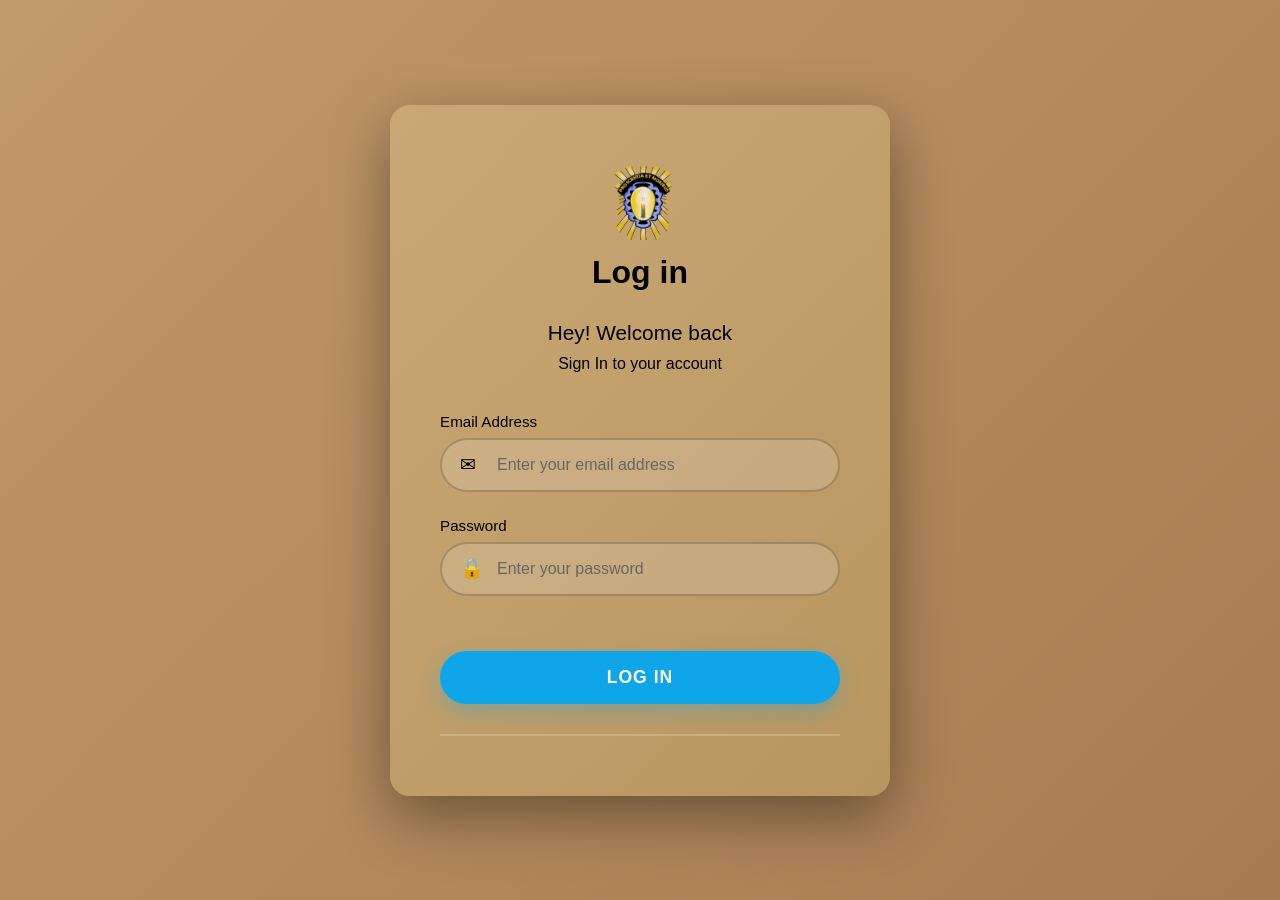
<file: Aui Attendance project/index.html>
<!DOCTYPE html>
<html lang="en">
<head>
    <meta charset="UTF-8">
    <meta name="viewport" content="width=device-width, initial-scale=1.0">
    <title>AUI Sign - Login</title>
    <style>
        /* ============================================
           CSS STYLES - Can be moved to styles.css
           ============================================ */
        
        * {
            margin: 0;
            padding: 0;
            box-sizing: border-box;
        }

        body {
            font-family: -apple-system, BlinkMacSystemFont, 'Segoe UI', Roboto, Oxygen, Ubuntu, Cantarell, sans-serif;
            background: linear-gradient(135deg, #c19a6b 0%, #a67c52 100%);
            min-height: 100vh;
            display: flex;
            justify-content: center;
            align-items: center;
            padding: 20px;
        }

        .login-container {
            background: linear-gradient(135deg, #c9a876 0%, #b8965f 100%);
            width: 100%;
            max-width: 450px;
            border-radius: 20px;
            box-shadow: 0 20px 60px rgba(0, 0, 0, 0.4);
            padding: 50px 40px;
            text-align: center;
        }

        .logo-container {
            text-align: center;
            margin-bottom: 10px;
        }

        .logo-image {
            height: 60px;
            width: auto;
        }

        .login-title {
            color: #000000;
            font-size: 2em;
            font-weight: 600;
            margin-bottom: 30px;
        }

        .welcome-text {
            color: #000000;
            font-size: 1.3em;
            font-weight: 500;
            margin-bottom: 10px;
        }

        .subtitle {
            color: #000000;
            font-size: 1em;
            margin-bottom: 40px;
        }

        .form-group {
            margin-bottom: 25px;
            text-align: left;
        }

        .form-label {
            color: #000000;
            font-size: 0.95em;
            display: block;
            margin-bottom: 8px;
            font-weight: 500;
        }

        .input-wrapper {
            position: relative;
            display: flex;
            align-items: center;
        }

        .input-icon {
            position: absolute;
            left: 20px;
            color: #000000;
            font-size: 1.2em;
            pointer-events: none;
        }

        .form-input {
            width: 100%;
            padding: 16px 20px 16px 55px;
            border: 2px solid rgba(0, 0, 0, 0.2);
            border-radius: 30px;
            background: rgba(255, 255, 255, 0.15);
            color: #000000;
            font-size: 1em;
            outline: none;
            transition: all 0.3s ease;
        }

        .form-input::placeholder {
            color: #666666;
        }

        .form-input:focus {
            background: rgba(255, 255, 255, 0.25);
            border-color: rgba(0, 0, 0, 0.4);
            transform: translateY(-2px);
        }

        .login-button {
            width: 100%;
            padding: 16px;
            background: #0ea5e9;
            color: #ffffff;
            font-size: 1.1em;
            font-weight: 600;
            border: none;
            border-radius: 30px;
            cursor: pointer;
            margin-top: 30px;
            transition: all 0.3s ease;
            box-shadow: 0 8px 20px rgba(14, 165, 233, 0.3);
            text-transform: uppercase;
            letter-spacing: 1px;
        }

        .login-button:hover {
            background: #0284c7;
            transform: translateY(-3px);
            box-shadow: 0 12px 30px rgba(14, 165, 233, 0.4);
        }

        .login-button:active {
            transform: translateY(-1px);
        }

        .divider {
            margin-top: 30px;
            height: 2px;
            background: rgba(255, 255, 255, 0.2);
        }

        /* Responsive Design for Mobile */
        @media (max-width: 768px) {
            .login-container {
                max-width: 100%;
                padding: 40px 30px;
                border-radius: 0;
                min-height: 100vh;
                border: none;
                box-shadow: none;
            }

            .logo-image {
                height: 50px;
            }

            .login-title {
                font-size: 1.6em;
            }

            .welcome-text {
                font-size: 1.1em;
            }

            .subtitle {
                font-size: 0.9em;
            }

            .form-input {
                padding: 14px 18px 14px 50px;
            }

            .login-button {
                padding: 14px;
                font-size: 1em;
            }
        }

        @media (max-width: 480px) {
            .login-container {
                padding: 30px 20px;
            }

            .logo-title {
                font-size: 1.8em;
            }

            .logo-image {
                height: 45px;
            }

            .login-title {
                font-size: 1.4em;
            }
        }

        /* Desktop specific styles */
        @media (min-width: 1024px) {
            .login-container {
                max-width: 500px;
                padding: 60px 50px;
            }

            .logo-image {
                height: 75px;
            }
        }
    </style>
</head>
<body>
    <!-- ============================================
         HTML STRUCTURE
         ============================================ -->
    
    <div class="login-container">
        <div class="logo-container">
            <img src="download-removebg-preview.png" alt="AUI SIGN Logo" class="logo-image">
        </div>
        <h2 class="login-title">Log in</h2>
        
        <p class="welcome-text">Hey! Welcome back</p>
        <p class="subtitle">Sign In to your account</p>
        
        <form id="loginForm" onsubmit="handleLogin(event)">
            <div class="form-group">
                <label class="form-label">Email Address</label>
                <div class="input-wrapper">
                    <span class="input-icon">✉</span>
                    <input 
                        type="email" 
                        class="form-input" 
                        id="emailInput"
                        placeholder="Enter your email address"
                        required
                    >
                </div>
            </div>
            
            <div class="form-group">
                <label class="form-label">Password</label>
                <div class="input-wrapper">
                    <span class="input-icon">🔒</span>
                    <input 
                        type="password" 
                        class="form-input" 
                        id="passwordInput"
                        placeholder="Enter your password"
                        required
                    >
                </div>
            </div>
            
            <button type="submit" class="login-button">LOG IN</button>
        </form>
        
        <div class="divider"></div>
    </div>

    <!-- ============================================
         JAVASCRIPT - Can be moved to script.js
         ============================================ -->
    
    <script>
        function handleLogin(event) {
            event.preventDefault();
            
            const email = document.getElementById('emailInput').value;
            const password = document.getElementById('passwordInput').value;
            
            // Basic validation
            if (email && password) {
                // Add animation feedback
                const button = event.target.querySelector('.login-button');
                button.textContent = 'LOGGING IN...';
                button.style.background = '#0284c7';
                
                // Simulate login process
                setTimeout(() => {
                    alert(`Login successful!\nEmail: ${email}`);
                    // Here you would typically redirect to the next page
                    window.location.href = 'Homepage.html';
                    
                    // Reset button
                    button.textContent = 'LOG IN';
                    button.style.background = '#0ea5e9';
                }, 1500);
            }
        }

        // Add input focus animations
        document.querySelectorAll('.form-input').forEach(input => {
            input.addEventListener('focus', function() {
                this.parentElement.style.transform = 'scale(1.02)';
            });
            
            input.addEventListener('blur', function() {
                this.parentElement.style.transform = 'scale(1)';
            });
        });
    </script>
</body>
</html>
</file>
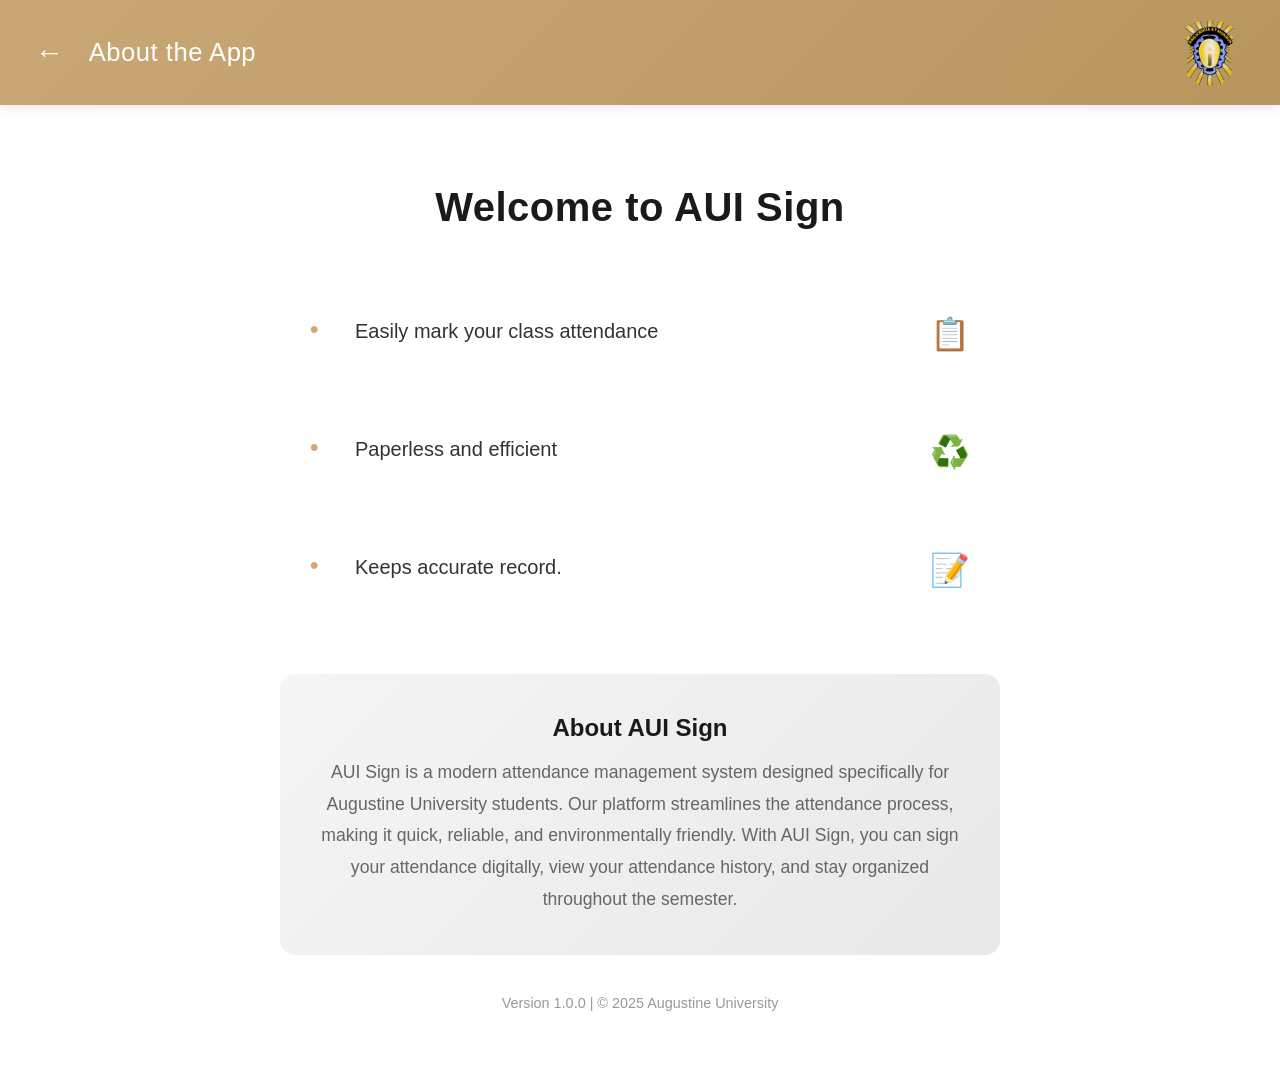
<file: Aui Attendance project/About.html>
<!DOCTYPE html>
<html lang="en">
<head>
    <meta charset="UTF-8">
    <meta name="viewport" content="width=device-width, initial-scale=1.0">
    <title>AUI Sign - About the App</title>
    <style>
        /* ============================================
           CSS STYLES - Can be moved to about.css
           ============================================ */
        
        * {
            margin: 0;
            padding: 0;
            box-sizing: border-box;
        }

        body {
            font-family: -apple-system, BlinkMacSystemFont, 'Segoe UI', Roboto, Oxygen, Ubuntu, Cantarell, sans-serif;
            background: #ffffff;
            min-height: 100vh;
        }

        /* Header */
        .header {
            background: linear-gradient(135deg, #c9a876 0%, #b8965f 100%);
            color: white;
            padding: 20px 30px;
            display: flex;
            align-items: center;
            justify-content: space-between;
            box-shadow: 0 2px 10px rgba(0, 0, 0, 0.1);
            position: sticky;
            top: 0;
            z-index: 100;
        }

        .header-left {
            display: flex;
            align-items: center;
            gap: 20px;
        }

        .header-logo {
            height: 50px;
            width: auto;
        }

        .back-button {
            background: none;
            border: none;
            color: white;
            font-size: 1.8em;
            cursor: pointer;
            padding: 5px;
            display: flex;
            align-items: center;
            transition: transform 0.2s ease;
        }

        .back-button:hover {
            transform: translateX(-5px);
        }

        .header-title {
            font-size: 1.4em;
            font-weight: 500;
            letter-spacing: 0.5px;
        }

        /* Content Container */
        .about-container {
            max-width: 700px;
            margin: 0 auto;
            padding: 60px 30px;
        }

        /* Main Title */
        .main-title {
            color: #1a1a1a;
            font-size: 2em;
            font-weight: 700;
            text-align: center;
            margin-bottom: 50px;
            letter-spacing: 0.5px;
        }

        /* Feature List */
        .features-list {
            display: flex;
            flex-direction: column;
            gap: 30px;
        }

        /* Feature Item */
        .feature-item {
            display: flex;
            align-items: flex-start;
            gap: 20px;
            padding: 20px;
            border-radius: 12px;
            transition: all 0.3s ease;
            animation: fadeInUp 0.6s ease forwards;
            opacity: 0;
        }

        .feature-item:nth-child(1) { animation-delay: 0.1s; }
        .feature-item:nth-child(2) { animation-delay: 0.2s; }
        .feature-item:nth-child(3) { animation-delay: 0.3s; }

        .feature-item:hover {
            background: #f9f9f9;
            transform: translateX(10px);
        }

        /* Feature Icon */
        .feature-icon {
            font-size: 2em;
            min-width: 40px;
            display: flex;
            align-items: center;
            justify-content: center;
        }

        /* Bullet Point */
        .bullet {
            color: #d4a574;
            font-size: 1.5em;
            font-weight: bold;
            min-width: 20px;
        }

        /* Feature Text */
        .feature-text {
            color: #333;
            font-size: 1.15em;
            line-height: 1.6;
            flex: 1;
        }

        /* App Info Section */
        .app-info {
            margin-top: 60px;
            padding: 30px;
            background: linear-gradient(135deg, #f5f5f5 0%, #e8e8e8 100%);
            border-radius: 15px;
            text-align: center;
            animation: fadeInUp 0.6s ease forwards;
            animation-delay: 0.4s;
            opacity: 0;
        }

        .app-info-title {
            color: #1a1a1a;
            font-size: 1.3em;
            font-weight: 600;
            margin-bottom: 15px;
        }

        .app-info-text {
            color: #666;
            font-size: 1em;
            line-height: 1.8;
        }

        /* App Version */
        .app-version {
            margin-top: 40px;
            text-align: center;
            color: #999;
            font-size: 0.9em;
            animation: fadeInUp 0.6s ease forwards;
            animation-delay: 0.5s;
            opacity: 0;
        }

        /* Animations */
        @keyframes fadeInUp {
            from {
                opacity: 0;
                transform: translateY(30px);
            }
            to {
                opacity: 1;
                transform: translateY(0);
            }
        }

        /* Responsive Design */
        @media (max-width: 768px) {
            .header {
                padding: 18px 20px;
            }

            .header-title {
                font-size: 1.2em;
            }

            .header-logo {
                height: 45px;
            }

            .about-container {
                padding: 40px 20px;
            }

            .main-title {
                font-size: 1.6em;
                margin-bottom: 40px;
            }

            .feature-item {
                gap: 15px;
                padding: 15px;
            }

            .feature-icon {
                font-size: 1.8em;
                min-width: 35px;
            }

            .feature-text {
                font-size: 1.05em;
            }

            .app-info {
                padding: 25px 20px;
                margin-top: 50px;
            }

            .app-info-title {
                font-size: 1.15em;
            }

            .app-info-text {
                font-size: 0.95em;
            }
        }

        @media (max-width: 480px) {
            .about-container {
                padding: 30px 15px;
            }

            .main-title {
                font-size: 1.4em;
            }

            .header-logo {
                height: 40px;
            }

            .feature-item {
                gap: 12px;
            }

            .feature-text {
                font-size: 1em;
            }

            .back-button {
                font-size: 1.5em;
            }
        }

        /* Desktop styles */
        @media (min-width: 1024px) {
            .about-container {
                max-width: 800px;
                padding: 80px 40px;
            }

            .header-title {
                font-size: 1.6em;
            }

            .header-logo {
                height: 65px;
            }

            .main-title {
                font-size: 2.5em;
                margin-bottom: 60px;
            }

            .feature-item {
                padding: 25px 30px;
                gap: 25px;
            }

            .feature-text {
                font-size: 1.25em;
            }

            .app-info {
                padding: 40px;
            }

            .app-info-title {
                font-size: 1.5em;
            }

            .app-info-text {
                font-size: 1.1em;
            }
        }
    </style>
</head>
<body>
    <!-- ============================================
         HTML STRUCTURE
         ============================================ -->
    
    <div class="header">
        <div class="header-left">
            <button class="back-button" onclick="goBack()">←</button>
            <h1 class="header-title">About the App</h1>
        </div>
        <img src="download-removebg-preview.png" alt="AUI SIGN Logo" class="header-logo">
    </div>

    <div class="about-container">
        <h2 class="main-title">Welcome to AUI Sign</h2>

        <div class="features-list">
            <!-- Feature 1 -->
            <div class="feature-item">
                <span class="bullet">•</span>
                <span class="feature-text">Easily mark your class attendance</span>
                <span class="feature-icon">📋</span>
            </div>

            <!-- Feature 2 -->
            <div class="feature-item">
                <span class="bullet">•</span>
                <span class="feature-text">Paperless and efficient</span>
                <span class="feature-icon">♻️</span>
            </div>

            <!-- Feature 3 -->
            <div class="feature-item">
                <span class="bullet">•</span>
                <span class="feature-text">Keeps accurate record.</span>
                <span class="feature-icon">📝</span>
            </div>
        </div>

        <!-- Additional App Info -->
        <div class="app-info">
            <h3 class="app-info-title">About AUI Sign</h3>
            <p class="app-info-text">
                AUI Sign is a modern attendance management system designed specifically for Augustine University students. 
                Our platform streamlines the attendance process, making it quick, reliable, and environmentally friendly. 
                With AUI Sign, you can sign your attendance digitally, view your attendance history, and stay organized throughout the semester.
            </p>
        </div>

        <div class="app-version">
            Version 1.0.0 | © 2025 Augustine University
        </div>
    </div>

    <!-- ============================================
         JAVASCRIPT - Can be moved to about.js
         ============================================ -->
    
    <script>
        // Back button function
        function goBack() {
            window.history.back();
            // or window.location.href = 'dashboard.html';
        }

        // Add smooth scroll effect
        document.addEventListener('DOMContentLoaded', () => {
            // Smooth entrance animation
            const features = document.querySelectorAll('.feature-item');
            
            // Add hover effect for feature items
            features.forEach((feature, index) => {
                feature.addEventListener('mouseenter', function() {
                    this.style.boxShadow = '0 5px 20px rgba(201, 168, 118, 0.2)';
                });
                
                feature.addEventListener('mouseleave', function() {
                    this.style.boxShadow = 'none';
                });
            });

            // Add click interaction to features
            features.forEach(feature => {
                feature.addEventListener('click', function() {
                    this.style.transform = 'translateX(10px) scale(0.98)';
                    setTimeout(() => {
                        this.style.transform = 'translateX(10px)';
                    }, 200);
                });
            });
        });

        // Optional: Add feature details on click
        const featureDetails = {
            0: "Sign your attendance in seconds with just a few taps. No more paper sign-in sheets or long queues.",
            1: "Go green with digital attendance. Save paper and help protect the environment while staying organized.",
            2: "Your attendance records are securely stored and easily accessible whenever you need them."
        };

        document.querySelectorAll('.feature-item').forEach((item, index) => {
            item.addEventListener('click', () => {
                // Optional: Show detailed information
                console.log(featureDetails[index]);
            });
        });

        // Add keyboard navigation
        document.addEventListener('keydown', (e) => {
            if (e.key === 'Escape') {
                goBack();
            }
        });
    </script>
</body>
</html>
</file>
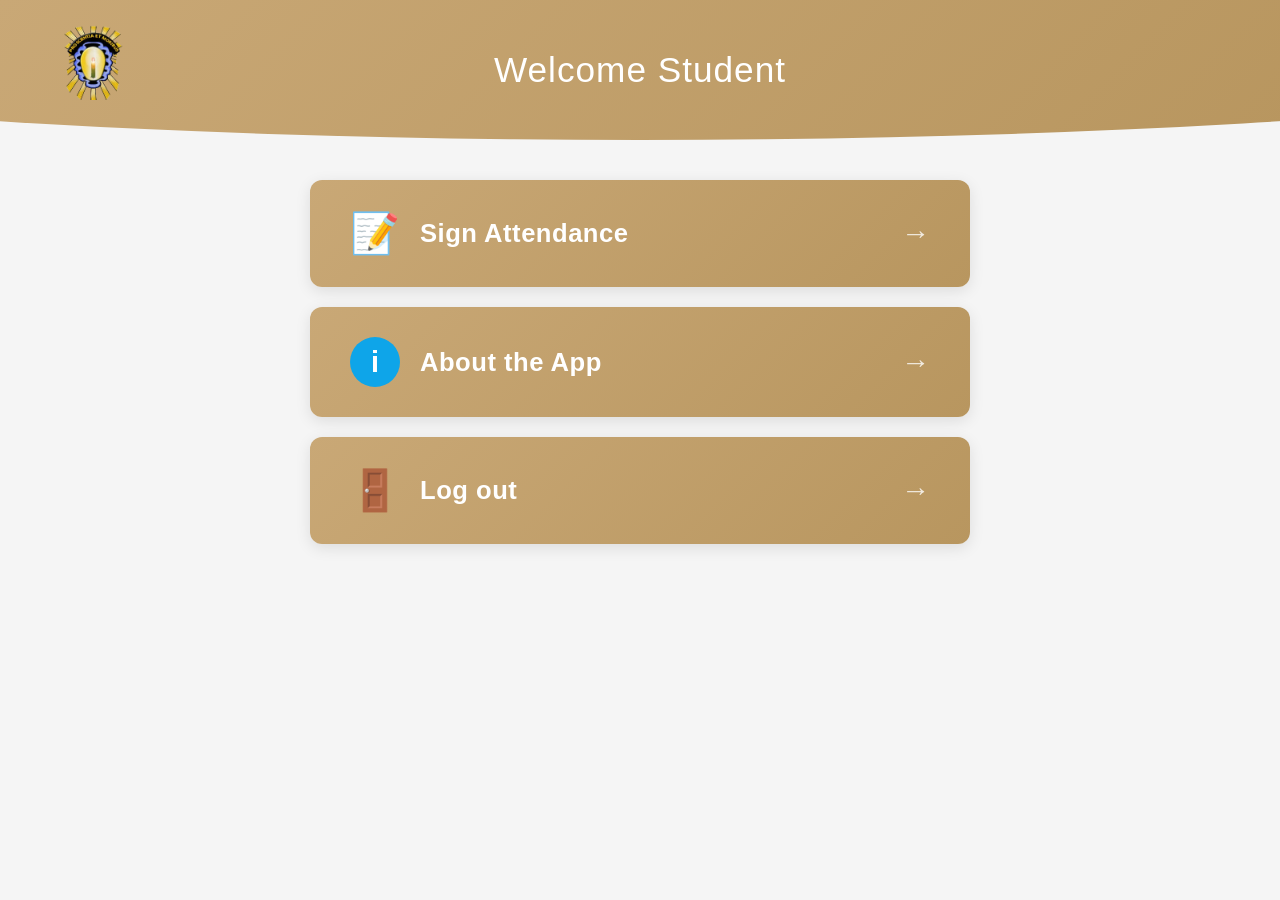
<file: Aui Attendance project/Homepage.html>
<!DOCTYPE html>
<html lang="en">
<head>
    <meta charset="UTF-8">
    <meta name="viewport" content="width=device-width, initial-scale=1.0">
    <title>AUI Sign - Dashboard</title>
    <style>
        /* ============================================
           CSS STYLES - Can be moved to dashboard.css
           ============================================ */
        
        * {
            margin: 0;
            padding: 0;
            box-sizing: border-box;
        }

        body {
            font-family: -apple-system, BlinkMacSystemFont, 'Segoe UI', Roboto, Oxygen, Ubuntu, Cantarell, sans-serif;
            background: #f5f5f5;
            min-height: 100vh;
        }

        /* Header Section */
        .header {
            background: linear-gradient(135deg, #c9a876 0%, #b8965f 100%);
            color: white;
            padding: 40px 30px;
            text-align: center;
            position: relative;
            clip-path: ellipse(100% 100% at 50% 0%);
            box-shadow: 0 4px 15px rgba(0, 0, 0, 0.1);
        }

        .logo {
            position: absolute;
            top: 20px;
            left: 30px;
            z-index: 2;
        }

        .logo img {
            height: 60px;
            width: auto;
        }

        .welcome-text {
            font-size: 1.8em;
            font-weight: 500;
            letter-spacing: 1px;
        }

        /* Dashboard Container */
        .dashboard-container {
            max-width: 600px;
            margin: 0 auto;
            padding: 40px 20px;
        }

        /* Menu Items */
        .menu-item {
            background: linear-gradient(135deg, #c9a876 0%, #b8965f 100%);
            border-radius: 12px;
            padding: 25px 30px;
            margin-bottom: 20px;
            display: flex;
            align-items: center;
            gap: 20px;
            cursor: pointer;
            transition: all 0.3s ease;
            box-shadow: 0 4px 15px rgba(0, 0, 0, 0.1);
            position: relative;
            overflow: hidden;
        }

        .menu-item::before {
            content: '';
            position: absolute;
            top: 0;
            left: -100%;
            width: 100%;
            height: 100%;
            background: rgba(255, 255, 255, 0.1);
            transition: left 0.3s ease;
        }

        .menu-item:hover::before {
            left: 100%;
        }

        .menu-item:hover {
            transform: translateX(10px);
            box-shadow: 0 6px 25px rgba(0, 0, 0, 0.15);
        }

        .menu-item:active {
            transform: translateX(10px) scale(0.98);
        }

        /* Icon Styles */
        .menu-icon {
            font-size: 2.5em;
            display: flex;
            align-items: center;
            justify-content: center;
            min-width: 50px;
        }

        .menu-icon.blue-bg {
            background: #0ea5e9;
            color: white;
            width: 50px;
            height: 50px;
            border-radius: 50%;
            font-size: 1.8em;
            font-weight: bold;
        }

        /* Menu Text */
        .menu-text {
            color: white;
            font-size: 1.5em;
            font-weight: 600;
            letter-spacing: 0.5px;
            flex: 1;
        }

        /* Arrow Icon */
        .arrow-icon {
            color: white;
            font-size: 1.8em;
            opacity: 0.8;
        }

        /* Responsive Design */
        @media (max-width: 768px) {
            .header {
                padding: 30px 20px;
            }

            .logo {
                top: 15px;
                left: 20px;
            }

            .logo img {
                height: 45px;
            }

            .welcome-text {
                font-size: 1.4em;
            }

            .dashboard-container {
                padding: 30px 15px;
            }

            .menu-item {
                padding: 20px 25px;
            }

            .menu-text {
                font-size: 1.3em;
            }

            .menu-icon {
                font-size: 2em;
            }

            .menu-icon.blue-bg {
                width: 45px;
                height: 45px;
                font-size: 1.5em;
            }
        }

        @media (max-width: 480px) {
            .logo {
                top: 10px;
                left: 15px;
            }

            .logo img {
                height: 35px;
            }

            .welcome-text {
                font-size: 1.2em;
            }

            .menu-item {
                padding: 18px 20px;
                gap: 15px;
            }

            .menu-text {
                font-size: 1.1em;
            }

            .menu-icon {
                font-size: 1.8em;
            }
        }

        /* Desktop styles */
        @media (min-width: 1024px) {
            .dashboard-container {
                max-width: 700px;
            }

            .header {
                padding: 50px 40px;
            }

            .logo {
                top: 25px;
                left: 40px;
            }

            .logo img {
                height: 75px;
            }

            .welcome-text {
                font-size: 2.2em;
            }

            .menu-item {
                padding: 30px 40px;
            }

            .menu-text {
                font-size: 1.6em;
            }
        }

        /* Loading Animation */
        @keyframes fadeIn {
            from {
                opacity: 0;
                transform: translateY(20px);
            }
            to {
                opacity: 1;
                transform: translateY(0);
            }
        }

        .menu-item {
            animation: fadeIn 0.5s ease forwards;
        }

        .menu-item:nth-child(1) { animation-delay: 0.1s; }
        .menu-item:nth-child(2) { animation-delay: 0.2s; }
        .menu-item:nth-child(3) { animation-delay: 0.3s; }
    </style>
</head>
<body>
    <!-- ============================================
         HTML STRUCTURE
         ============================================ -->
    
    <div class="header">
        <div class="logo">
            <img src="download-removebg-preview.png" alt="AUI SIGN Logo">
        </div>
        <h1 class="welcome-text">Welcome Amarachi</h1>
    </div>

    <div class="dashboard-container">
        <!-- Sign Attendance Button -->
        <div class="menu-item" onclick="navigateTo('sign-attendance')">
            <div class="menu-icon">📝</div>
            <div class="menu-text">Sign Attendance</div>
            <div class="arrow-icon">→</div>
        </div>

        <!-- About the App Button -->
        <div class="menu-item" onclick="navigateTo('about')">
            <div class="menu-icon blue-bg">i</div>
            <div class="menu-text">About the App</div>
            <div class="arrow-icon">→</div>
        </div>

        <!-- Log out Button -->
        <div class="menu-item" onclick="navigateTo('logout')">
            <div class="menu-icon">🚪</div>
            <div class="menu-text">Log out</div>
            <div class="arrow-icon">→</div>
        </div>
    </div>

    <!-- ============================================
         JAVASCRIPT - Can be moved to dashboard.js
         ============================================ -->
    
    <script>
        // Navigation function
        function navigateTo(page) {
            const menuItems = document.querySelectorAll('.menu-item');
            
            // Add click feedback
            event.currentTarget.style.transform = 'translateX(10px) scale(0.95)';
            
            setTimeout(() => {
                switch(page) {
                    case 'sign-attendance':
                        console.log('Navigating to Sign Attendance page');
                        alert('Navigating to Sign Attendance page');
                        window.location.href = 'Sign in page.html';
                        break;
                    
                    case 'about':
                        console.log('Navigating to About page');
                        alert('Navigating to About the App page');
                        window.location.href = 'About.html';
                        break;
                    
                    case 'logout':
                        if (confirm('Are you sure you want to log out?')) {
                            console.log('Logging out...');
                            alert('Logged out successfully!');
                            window.location.href = 'index.html';
                        }
                        break;
                }
                
                // Reset transform
                event.currentTarget.style.transform = '';
            }, 200);
        }

        // Add ripple effect on click
        document.querySelectorAll('.menu-item').forEach(item => {
            item.addEventListener('click', function(e) {
                const ripple = document.createElement('span');
                const rect = this.getBoundingClientRect();
                const size = Math.max(rect.width, rect.height);
                const x = e.clientX - rect.left - size / 2;
                const y = e.clientY - rect.top - size / 2;
                
                ripple.style.width = ripple.style.height = size + 'px';
                ripple.style.left = x + 'px';
                ripple.style.top = y + 'px';
                ripple.style.position = 'absolute';
                ripple.style.borderRadius = '50%';
                ripple.style.background = 'rgba(255, 255, 255, 0.3)';
                ripple.style.transform = 'scale(0)';
                ripple.style.animation = 'ripple 0.6s ease-out';
                
                this.appendChild(ripple);
                
                setTimeout(() => {
                    ripple.remove();
                }, 600);
            });
        });

        // Add ripple animation
        const style = document.createElement('style');
        style.textContent = `
            @keyframes ripple {
                to {
                    transform: scale(2);
                    opacity: 0;
                }
            }
        `;
        document.head.appendChild(style);

        // Get user name from session/local storage (example)
        window.addEventListener('load', () => {
            const userName = localStorage.getItem('userName') || 'Student';
            document.querySelector('.welcome-text').textContent = `Welcome ${userName}`;
        });
    </script>
</body>
</html>
</file>
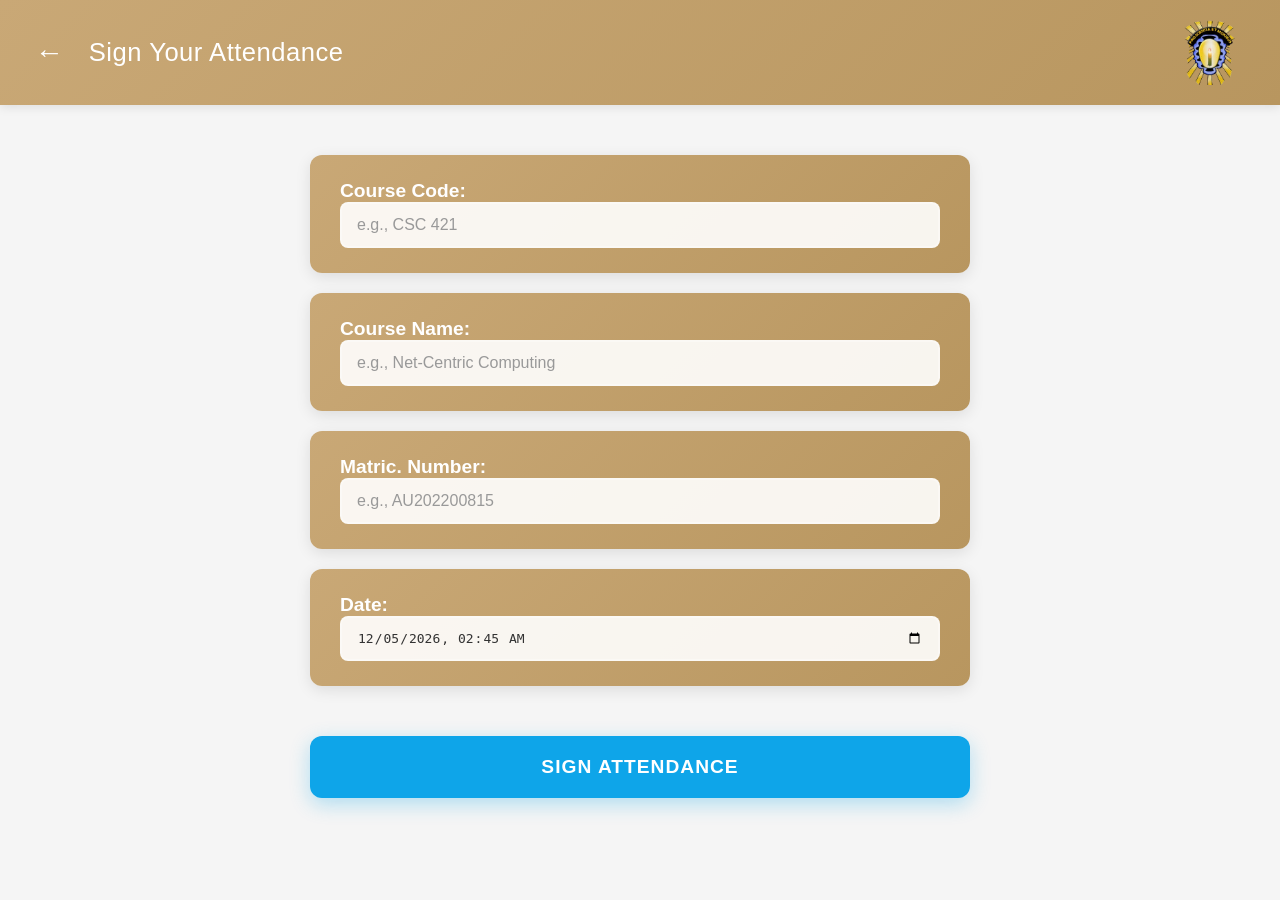
<file: Aui Attendance project/Sign in page.html>
<!DOCTYPE html>
<html lang="en">
<head>
    <meta charset="UTF-8">
    <meta name="viewport" content="width=device-width, initial-scale=1.0">
    <title>AUI Sign - Sign Attendance</title>
    <style>
        /* ============================================
           CSS STYLES - Can be moved to attendance.css
           ============================================ */
        
        * {
            margin: 0;
            padding: 0;
            box-sizing: border-box;
        }

        body {
            font-family: -apple-system, BlinkMacSystemFont, 'Segoe UI', Roboto, Oxygen, Ubuntu, Cantarell, sans-serif;
            background: #f5f5f5;
            min-height: 100vh;
            padding-bottom: 40px;
        }

        /* Header */
        .header {
            background: linear-gradient(135deg, #c9a876 0%, #b8965f 100%);
            color: white;
            padding: 20px 30px;
            display: flex;
            align-items: center;
            justify-content: space-between;
            box-shadow: 0 2px 10px rgba(0, 0, 0, 0.1);
        }

        .header-left {
            display: flex;
            align-items: center;
            gap: 20px;
        }

        .header-logo {
            height: 50px;
            width: auto;
        }

        .back-button {
            background: none;
            border: none;
            color: white;
            font-size: 1.8em;
            cursor: pointer;
            padding: 5px;
            display: flex;
            align-items: center;
            transition: transform 0.2s ease;
        }

        .back-button:hover {
            transform: translateX(-5px);
        }

        .header-title {
            font-size: 1.4em;
            font-weight: 500;
            letter-spacing: 0.5px;
        }

        /* Container */
        .attendance-container {
            max-width: 600px;
            margin: 40px auto;
            padding: 0 20px;
        }

        /* Info Boxes */
        .info-box {
            background: linear-gradient(135deg, #c9a876 0%, #b8965f 100%);
            border-radius: 12px;
            padding: 20px 25px;
            margin-bottom: 20px;
            box-shadow: 0 4px 15px rgba(0, 0, 0, 0.1);
            animation: slideIn 0.5s ease forwards;
            opacity: 0;
        }

        .info-box:nth-child(1) { animation-delay: 0.1s; }
        .info-box:nth-child(2) { animation-delay: 0.2s; }
        .info-box:nth-child(3) { animation-delay: 0.3s; }

        .info-label {
            color: white;
            font-size: 1.1em;
            font-weight: 600;
            margin-bottom: 8px;
        }

        .info-input {
            width: 100%;
            padding: 12px 15px;
            border: 2px solid rgba(255, 255, 255, 0.3);
            border-radius: 8px;
            background: rgba(255, 255, 255, 0.9);
            font-size: 1em;
            color: #333;
            outline: none;
            transition: all 0.3s ease;
        }

        .info-input:focus {
            border-color: #0ea5e9;
            background: white;
            transform: translateY(-2px);
            box-shadow: 0 4px 12px rgba(14, 165, 233, 0.2);
        }

        .info-input::placeholder {
            color: #999;
        }

        /* Static Display Boxes (for pre-filled data) */
        .info-display {
            background: rgba(255, 255, 255, 0.9);
            padding: 12px 15px;
            border-radius: 8px;
            color: #333;
            font-size: 1em;
            font-weight: 500;
        }

        /* Sign Attendance Button */
        .sign-button {
            width: 100%;
            padding: 18px;
            background: #0ea5e9;
            color: white;
            font-size: 1.2em;
            font-weight: 600;
            border: none;
            border-radius: 12px;
            cursor: pointer;
            margin-top: 30px;
            box-shadow: 0 6px 20px rgba(14, 165, 233, 0.3);
            transition: all 0.3s ease;
            letter-spacing: 1px;
            text-transform: uppercase;
        }

        .sign-button:hover {
            background: #0284c7;
            transform: translateY(-3px);
            box-shadow: 0 10px 30px rgba(14, 165, 233, 0.4);
        }

        .sign-button:active {
            transform: translateY(-1px);
        }

        .sign-button:disabled {
            background: #94a3b8;
            cursor: not-allowed;
            transform: none;
        }

        /* Success Message */
        .success-message {
            display: none;
            align-items: center;
            gap: 12px;
            background: linear-gradient(135deg, #c9a876 0%, #b8965f 100%);
            padding: 18px 25px;
            border-radius: 12px;
            margin-top: 25px;
            box-shadow: 0 4px 15px rgba(0, 0, 0, 0.1);
            animation: slideUp 0.5s ease forwards;
        }

        .success-message.show {
            display: flex;
        }

        .success-icon {
            width: 30px;
            height: 30px;
            background: #d4af37;
            border-radius: 50%;
            display: flex;
            align-items: center;
            justify-content: center;
            font-size: 1.2em;
            flex-shrink: 0;
        }

        .success-text {
            color: #d4af37;
            font-size: 1.05em;
            font-weight: 500;
            letter-spacing: 0.3px;
        }

        .checkmark {
            color: white;
        }

        /* Animations */
        @keyframes slideIn {
            from {
                opacity: 0;
                transform: translateX(-20px);
            }
            to {
                opacity: 1;
                transform: translateX(0);
            }
        }

        @keyframes slideUp {
            from {
                opacity: 0;
                transform: translateY(20px);
            }
            to {
                opacity: 1;
                transform: translateY(0);
            }
        }

        /* Responsive Design */
        @media (max-width: 768px) {
            .header {
                padding: 18px 20px;
            }

            .header-title {
                font-size: 1.2em;
            }

            .header-logo {
                height: 45px;
            }

            .attendance-container {
                margin: 30px auto;
                padding: 0 15px;
            }

            .info-box {
                padding: 18px 20px;
            }

            .info-label {
                font-size: 1em;
            }

            .info-input,
            .info-display {
                padding: 10px 12px;
                font-size: 0.95em;
            }

            .sign-button {
                padding: 16px;
                font-size: 1.1em;
            }

            .success-message {
                padding: 15px 20px;
            }

            .success-text {
                font-size: 0.95em;
            }
        }

        @media (max-width: 480px) {
            .header-title {
                font-size: 1.1em;
            }

            .header-logo {
                height: 40px;
            }

            .info-box {
                padding: 15px 18px;
                margin-bottom: 15px;
            }

            .sign-button {
                font-size: 1em;
            }
        }

        /* Desktop styles */
        @media (min-width: 1024px) {
            .attendance-container {
                max-width: 700px;
                margin: 50px auto;
            }

            .header-title {
                font-size: 1.6em;
            }

            .header-logo {
                height: 65px;
            }

            .info-box {
                padding: 25px 30px;
            }

            .info-label {
                font-size: 1.2em;
            }

            .sign-button {
                padding: 20px;
            }
        }
    </style>
</head>
<body>
    <!-- ============================================
         HTML STRUCTURE
         ============================================ -->
    
    <div class="header">
        <div class="header-left">
            <button class="back-button" onclick="goBack()">←</button>
            <h1 class="header-title">Sign Your Attendance</h1>
        </div>
        <img src="download-removebg-preview.png" alt="AUI SIGN Logo" class="header-logo">
    </div>

    <div class="attendance-container">
        <form id="attendanceForm" onsubmit="signAttendance(event)">
            <!-- Course Code -->
            <div class="info-box">
                <label class="info-label">Course Code:</label>
                <input 
                    type="text" 
                    class="info-input" 
                    id="courseCode"
                    placeholder="e.g., CSC 421"
                    required
                >
            </div>

            <!-- Course Name -->
            <div class="info-box">
                <label class="info-label">Course Name:</label>
                <input 
                    type="text" 
                    class="info-input" 
                    id="courseName"
                    placeholder="e.g., Net-Centric Computing"
                    required
                >
            </div>

            <!-- Matric Number -->
            <div class="info-box">
                <label class="info-label">Matric. Number:</label>
                <input 
                    type="text" 
                    class="info-input" 
                    id="matricNumber"
                    placeholder="e.g., AU202200815"
                    required
                    pattern="[A-Za-z0-9]+"
                >
            </div>

            <!-- Date -->
            <div class="info-box">
                <label class="info-label">Date:</label>
                <input 
                    type="datetime-local" 
                    class="info-input" 
                    id="attendanceDate"
                    required
                >
            </div>

            <!-- Sign Attendance Button -->
            <button type="submit" class="sign-button" id="signBtn">
                Sign Attendance
            </button>
        </form>

        <!-- Success Message -->
        <div class="success-message" id="successMessage">
            <div class="success-icon">
                <span class="checkmark">✓</span>
            </div>
            <span class="success-text">Attendance Successfully Recorded</span>
        </div>
    </div>

    <!-- ============================================
         JAVASCRIPT - Can be moved to attendance.js
         ============================================ -->
    
    <script>
        // Set current date and time when page loads
        window.addEventListener('load', () => {
            const dateInput = document.getElementById('attendanceDate');
            const now = new Date();
            
            // Format date for datetime-local input (YYYY-MM-DDTHH:MM)
            const year = now.getFullYear();
            const month = String(now.getMonth() + 1).padStart(2, '0');
            const day = String(now.getDate()).padStart(2, '0');
            const hours = String(now.getHours()).padStart(2, '0');
            const minutes = String(now.getMinutes()).padStart(2, '0');
            
            dateInput.value = `${year}-${month}-${day}T${hours}:${minutes}`;
            
            // Load saved matric number if exists
            const savedMatric = localStorage.getItem('matricNumber');
            if (savedMatric) {
                document.getElementById('matricNumber').value = savedMatric;
            }
        });

        // Sign Attendance Function
        function signAttendance(event) {
            event.preventDefault();
            
            // Get form values
            const courseCode = document.getElementById('courseCode').value;
            const courseName = document.getElementById('courseName').value;
            const matricNumber = document.getElementById('matricNumber').value;
            const attendanceDate = document.getElementById('attendanceDate').value;
            
            // Save matric number for future use
            localStorage.setItem('matricNumber', matricNumber);
            
            // Disable button and show loading state
            const signBtn = document.getElementById('signBtn');
            signBtn.disabled = true;
            signBtn.textContent = 'Signing...';
            
            // Simulate API call
            setTimeout(() => {
                // Create attendance record
                const attendanceRecord = {
                    courseCode: courseCode,
                    courseName: courseName,
                    matricNumber: matricNumber,
                    date: attendanceDate,
                    timestamp: new Date().toISOString()
                };
                
                // Save to localStorage (in real app, send to server)
                const attendanceHistory = JSON.parse(localStorage.getItem('attendanceHistory') || '[]');
                attendanceHistory.push(attendanceRecord);
                localStorage.setItem('attendanceHistory', JSON.stringify(attendanceHistory));
                
                // Show success message
                const successMessage = document.getElementById('successMessage');
                successMessage.classList.add('show');
                
                // Re-enable button
                signBtn.disabled = false;
                signBtn.textContent = 'Sign Attendance';
                
                // Add success animation to button
                signBtn.style.background = '#10b981';
                signBtn.textContent = '✓ Signed!';
                
                // Reset button after 2 seconds
                setTimeout(() => {
                    signBtn.style.background = '#0ea5e9';
                    signBtn.textContent = 'Sign Attendance';
                }, 2000);
                
                // Hide success message after 5 seconds
                setTimeout(() => {
                    successMessage.classList.remove('show');
                }, 5000);
                
                // Scroll to success message
                successMessage.scrollIntoView({ behavior: 'smooth', block: 'nearest' });
                
            }, 1500);
        }

        // Back button function
        function goBack() {
            if (confirm('Are you sure you want to go back? Any unsaved changes will be lost.')) {
                window.history.back();
                // or window.location.href = 'dashboard.html';
            }
        }

        // Add input validation and formatting
        document.getElementById('courseCode').addEventListener('input', function(e) {
            // Auto-uppercase course code
            this.value = this.value.toUpperCase();
        });

        document.getElementById('matricNumber').addEventListener('input', function(e) {
            // Auto-uppercase matric number
            this.value = this.value.toUpperCase();
        });

        // Add real-time validation feedback
        const inputs = document.querySelectorAll('.info-input');
        inputs.forEach(input => {
            input.addEventListener('blur', function() {
                if (this.value.trim() !== '') {
                    this.style.borderColor = '#10b981';
                } else {
                    this.style.borderColor = 'rgba(255, 255, 255, 0.3)';
                }
            });
            
            input.addEventListener('focus', function() {
                this.style.borderColor = '#0ea5e9';
            });
        });
    </script>
</body>
</html>
</file>
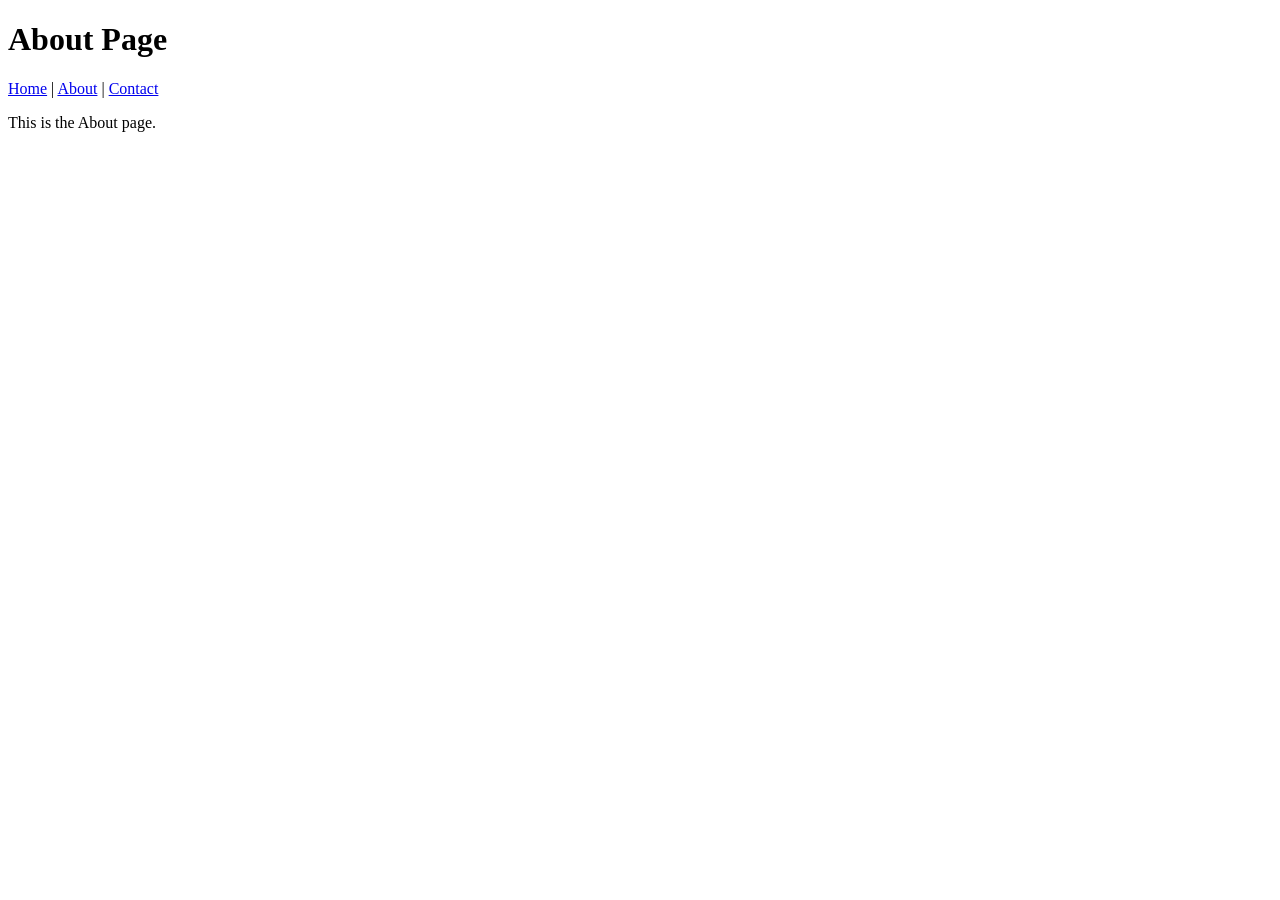
<file: Web App Projject/Aui Attendance project/1about.html>
<!DOCTYPE html>
<html>
<head>
    <title>About</title>
</head>
<body>
    <h1>About Page</h1>
    <nav>
        <a href="/">Home</a> |
        <a href="/about/">About</a> |
        <a href="/contact/">Contact</a>
    </nav>
    <p>This is the About page.</p>
</body>
</html>
</file>
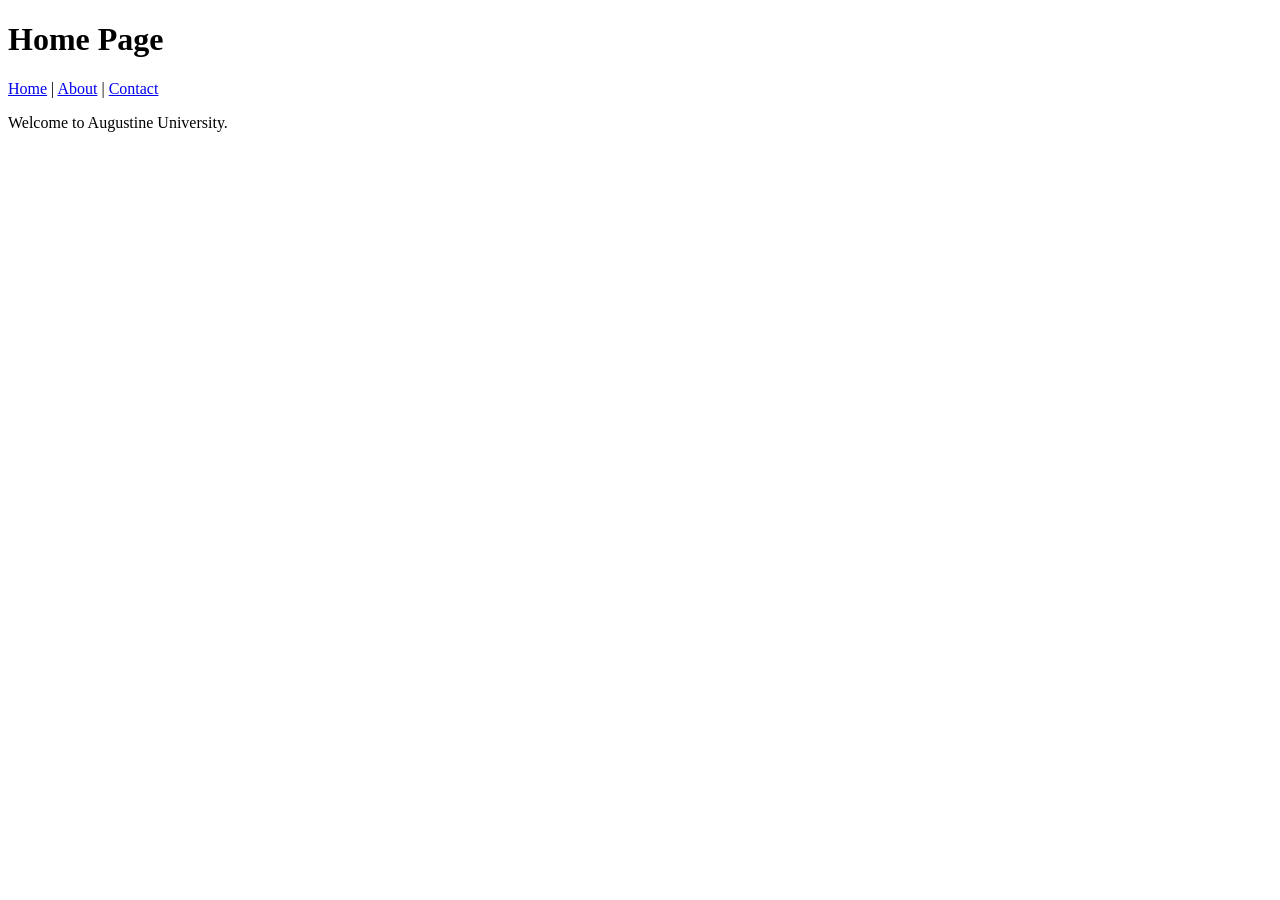
<file: Web App Projject/Aui Attendance project/home.html>
<!DOCTYPE html>
<html>
<head>
    <title>Home</title>
</head>
<body>
    <h1>Home Page</h1>
    <nav>
        <a href="/">Home</a> |
        <a href="/about/">About</a> |
        <a href="/contact/">Contact</a>
    </nav>
    <p>Welcome to Augustine University.</p>
</body>
</html>
</file>
